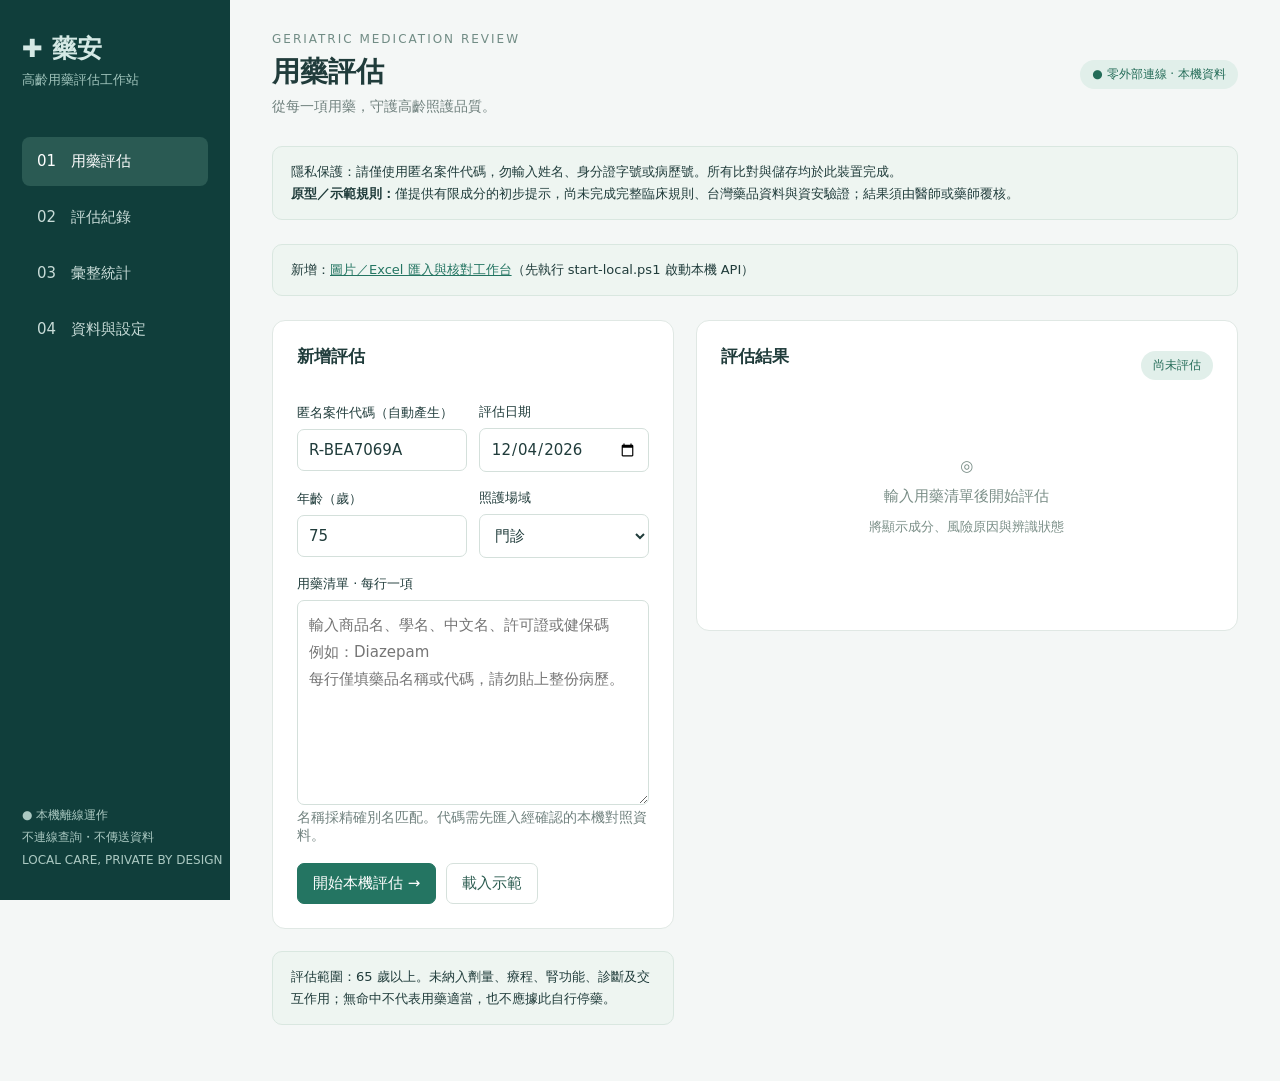
<file: index.html>
<!doctype html>
<html lang="zh-Hant"><head><meta charset="utf-8"><meta name="viewport" content="width=device-width,initial-scale=1"><meta http-equiv="Content-Security-Policy" content="default-src 'none'; script-src 'unsafe-inline'; style-src 'unsafe-inline'; connect-src 'none'; img-src data:; base-uri 'none'; form-action 'none'"><title>藥安・高齡用藥評估</title>
<style>
:root{font-family:system-ui,'Microsoft JhengHei',sans-serif;color:#203c3b;background:#f4f7f6;font-size:15px}*{box-sizing:border-box}body{margin:0}aside{position:fixed;width:230px;height:100vh;background:#103e3b;color:#d5e9e5;padding:32px 22px}h1{font-size:25px;margin:0 0 5px}aside small{color:#9fc3bb}nav{margin-top:48px}nav button{display:block;width:100%;text-align:left;background:transparent;color:#c7dbd7;border:0;padding:15px;margin:7px 0;border-radius:8px;font-size:15px}nav button.active{background:#2a5a53;color:white}aside footer{position:absolute;bottom:28px;font-size:12px;line-height:1.9;color:#abc9c2}main{margin-left:230px;padding:32px 42px;max-width:1580px}header{display:flex;justify-content:space-between;align-items:center;margin-bottom:30px}.eyebrow{font-size:12px;color:#718c85;letter-spacing:2px}h2{font-size:28px;margin:7px 0}p{line-height:1.7}.sub{color:#71827f;font-size:14px}.pill{display:inline-block;border-radius:20px;padding:6px 12px;font-size:12px;background:#e1efea;color:#246c58}.notice{padding:14px 18px;border:1px solid #d9e7e0;background:#eef5f1;border-radius:10px;font-size:13px;line-height:1.7;margin-bottom:24px}.grid{display:grid;grid-template-columns:1fr 1.35fr;gap:22px}.card{background:white;border:1px solid #e0e8e4;border-radius:13px;padding:24px;margin-bottom:22px}h3{margin:0 0 18px;font-size:17px}label{display:block;font-size:13px;margin:17px 0 7px}input,textarea,select{width:100%;border:1px solid #d4e0db;border-radius:7px;background:#fff;padding:11px;font:inherit;color:inherit}textarea{min-height:205px;resize:vertical;line-height:1.8}button{cursor:pointer;font:inherit;border:1px solid #d6e1dc;border-radius:7px;padding:10px 15px;background:white;color:#2c5c50}button.primary{background:#247562;color:white;border-color:#247562}button:hover{filter:brightness(.96)}.row{display:flex;gap:12px;align-items:center}.row>*{flex:1}.actions{display:flex;gap:10px;margin-top:18px;flex-wrap:wrap}.stats{display:grid;grid-template-columns:repeat(3,1fr);gap:16px;margin-bottom:22px}.stat{background:white;border:1px solid #e0e8e4;border-radius:10px;padding:18px}.stat b{display:block;font-size:30px;margin:7px 0}.stat span{font-size:12px;color:#768984}.result{border-top:1px solid #e8eeeb;padding:17px 0}.result:first-child{border:0}.result h4{margin:0 0 8px}.result p{font-size:13px;margin:6px 0}.warn{background:#fff1dc;color:#996024}.unknown{background:#f1edf8;color:#765394}.muted{color:#788b85}.empty{text-align:center;color:#7a8e87;padding:65px 20px;line-height:2}.section{display:none}.section.active{display:block}table{width:100%;border-collapse:collapse;font-size:13px}th,td{text-align:left;border-bottom:1px solid #e5ece8;padding:14px 9px;vertical-align:top}th{color:#7b8d87;font-weight:500}a{color:#247562}.bar{height:12px;background:#e9f1ed;border-radius:8px;overflow:hidden;margin:8px 0 20px}.bar i{display:block;height:100%;background:#438a76}.toast{position:fixed;bottom:25px;right:28px;background:#163e35;color:#fff;padding:15px 22px;border-radius:8px;display:none}details{font-size:13px;line-height:1.8;margin-top:12px}code{word-break:break-all}#rulesText{min-height:240px;font-family:monospace;font-size:12px}@media(max-width:950px){aside{position:static;width:auto;height:auto;padding:20px}aside footer{display:none}nav{display:flex;margin:15px 0 0}nav button{text-align:center;font-size:13px;padding:10px}main{margin:0;padding:22px}.grid{grid-template-columns:1fr}.stats{gap:8px}header .pill{display:none}.card{overflow:auto}}
</style></head><body>
<aside><h1>✚ 藥安</h1><small>高齡用藥評估工作站</small><nav><button class="active" data-page="assess">01　用藥評估</button><button data-page="records">02　評估紀錄</button><button data-page="report">03　彙整統計</button><button data-page="settings">04　資料與設定</button></nav><footer>● 本機離線運作<br>不連線查詢・不傳送資料<br>LOCAL CARE, PRIVATE BY DESIGN</footer></aside>
<main><header><div><div class="eyebrow">GERIATRIC MEDICATION REVIEW</div><h2 id="title">用藥評估</h2><div class="sub">從每一項用藥，守護高齡照護品質。</div></div><span class="pill">● 零外部連線 · 本機資料</span></header>
<div class="notice">隱私保護：請僅使用匿名案件代碼，勿輸入姓名、身分證字號或病歷號。所有比對與儲存均於此裝置完成。<br><strong>原型／示範規則：</strong>僅提供有限成分的初步提示，尚未完成完整臨床規則、台灣藥品資料與資安驗證；結果須由醫師或藥師覆核。</div>
<div class="notice">新增：<a href="http://127.0.0.1:18743/" target="_blank" rel="noreferrer">圖片／Excel 匯入與核對工作台</a>（先執行 start-local.ps1 啟動本機 API）</div><section id="assess" class="section active"><div class="grid"><div><div class="card"><h3>新增評估</h3><div class="row"><div><label>匿名案件代碼（自動產生）</label><input id="caseId" readonly></div><div><label>評估日期</label><input id="date" type="date"></div></div><div class="row"><div><label>年齡（歲）</label><input id="age" type="number" min="65" max="120" value="75"></div><div><label>照護場域</label><select id="setting"><option>門診</option><option>住院</option><option>長照機構</option><option>居家照護</option></select></div></div><label>用藥清單 · 每行一項</label><textarea id="meds" placeholder="輸入商品名、學名、中文名、許可證或健保碼&#10;例如：Diazepam&#10;每行僅填藥品名稱或代碼，請勿貼上整份病歷。"></textarea><div class="sub">名稱採精確別名匹配。代碼需先匯入經確認的本機對照資料。</div><div class="actions"><button class="primary" id="evaluate">開始本機評估 →</button><button id="example">載入示範</button></div></div><div class="notice">評估範圍：65 歲以上。未納入劑量、療程、腎功能、診斷及交互作用；無命中不代表用藥適當，也不應據此自行停藥。</div></div><div><div class="card"><div class="row"><h3>評估結果</h3><span id="resultBadge" class="pill" style="flex:0 0 auto">尚未評估</span></div><div id="results" class="empty">◎<br>輸入用藥清單後開始評估<br><small>將顯示成分、風險原因與辨識狀態</small></div><div id="savePanel" hidden><label>藥師／醫師覆核狀態</label><select id="review"><option>待覆核</option><option>已覆核－待追蹤</option><option>已覆核－完成</option></select><div class="actions"><button class="primary" id="save">儲存本次評估</button></div><p class="sub">儲存評估當時的規則版本與結果快照，供後續追溯。</p></div></div></div></div></section>
<section id="records" class="section"><div class="card"><div class="row"><h3>評估紀錄</h3><button id="exportRecords">匯出匿名紀錄 CSV</button></div><p class="sub">保留於此瀏覽器的本機儲存空間。更換瀏覽器或清除網站資料會使紀錄遺失，請定期備份。</p><div id="recordTable"></div></div></section>
<section id="report" class="section"><div class="card"><h3>評鑑統計</h3><div class="row"><div><label>開始日期</label><input type="date" id="from"></div><div><label>結束日期</label><input type="date" id="to"></div><div><label>用藥類別</label><select id="category"><option value="">全部類別</option></select></div></div><div class="actions"><button id="filter" class="primary">套用條件</button><button id="exportReport">匯出統計 CSV</button></div></div><div id="reportContent"></div></section>
<section id="settings" class="section"><div class="card"><h3>本機藥品與規則資料</h3><p>目前版本：<strong id="version"></strong>。內建為少量流程示範，不能視為完整 Beers 清單。</p><p class="sub">藥品可含多成分（ingredients 陣列）；以 aliases 建立商品名、中文名、許可證字號及健保碼對照。多筆命中將要求人工釐清。正式使用前請由機構藥師確認資料來源、版本、使用授權及規則內容。</p><label>匯入／編輯 JSON（僅藥品與規則，不含案件）</label><textarea id="rulesText" spellcheck="false"></textarea><div class="actions"><button id="applyRules" class="primary">驗證並套用本機資料</button><button id="downloadRules">匯出規則 JSON</button></div><details><summary>資料格式與評估邏輯</summary>version 為版本字串；drugs 每項含 name、aliases 字串陣列及 ingredients 成分陣列；rules 每項含 ingredient、category、reason、source。比對忽略大小寫、空白與全形英數差異，其餘採精確匹配。命中僅表示需覆核，未涵蓋條件式與例外規則。</details></div><div class="card"><h3>資料備份與隱私邊界</h3><p>此原型沒有雲端服務、外部字型、分析追蹤或線上藥品查詢；網路請求由頁面安全政策封鎖。本機儲存尚未加密，不適合存放可識別個資。</p><div class="actions"><button id="backup">下載本機備份 JSON</button><label style="margin:0"><input id="restore" type="file" accept="application/json" style="max-width:240px" aria-label="還原本機備份"></label></div><p class="sub">備份檔包含匿名案件及用藥資料，仍應依機構規範保管。正式部署建議採院內伺服器或加密本機資料庫，加入權限、稽核、備份與保存期限管理。</p><h3 style="margin-top:28px">參考來源（點擊才會開啟外部網站）</h3><p><a href="https://pmc.ncbi.nlm.nih.gov/articles/PMC12478568/" target="_blank" rel="noreferrer">AGS 2023 Beers Criteria 原始文獻</a>　·　<a href="https://www.nhi.gov.tw/ch/lp-2466-1.html" target="_blank" rel="noreferrer">健保署用藥品項資料</a></p></div></section>
</main><div id="toast" class="toast" role="status"></div>
<script>
const $=id=>document.getElementById(id), esc=s=>String(s??'').replace(/[&<>"']/g,c=>({'&':'&amp;','<':'&lt;','>':'&gt;','"':'&quot;',"'":'&#39;'}[c])),norm=s=>s.normalize('NFKC').toLowerCase().replace(/\s/g,'');
const initial={version:'DEMO-2026-10-18 / AGS 2023 部分提示',drugs:[{name:'Diazepam',aliases:['diazepam','Valium'],ingredients:['diazepam']},{name:'Diphenhydramine（口服）',aliases:['diphenhydramine'],ingredients:['diphenhydramine']},{name:'Zolpidem',aliases:['zolpidem','Stilnox'],ingredients:['zolpidem']},{name:'Metformin',aliases:['metformin'],ingredients:['metformin']}],rules:[{ingredient:'diazepam',category:'苯二氮平類',reason:'高齡者對此類藥物較敏感，可能增加認知障礙、譫妄、跌倒與骨折風險。部分適應症有例外，須由臨床人員判斷。',source:'AGS Beers 2023，Table 2；示範摘要'},{ingredient:'diphenhydramine',category:'第一代抗組織胺',reason:'口服製劑具強抗膽鹼作用，可能引起混亂、口乾與便秘；急性嚴重過敏反應等情境須個別評估。',source:'AGS Beers 2023，Table 2；示範摘要'},{ingredient:'zolpidem',category:'非苯二氮平類安眠藥',reason:'可能增加譫妄、跌倒、骨折及急診／住院風險，睡眠改善效益有限，需評估替代處置。',source:'AGS Beers 2023，Table 2；示範摘要'}]};
let db,records,current=null,reportRows=[];try{db=JSON.parse(localStorage.getItem('ya-db'))||initial;records=JSON.parse(localStorage.getItem('ya-records'))||[]}catch{db=initial;records=[];alert('本機資料無法讀取，請由備份還原。')}
function toast(s){$('toast').textContent=s;$('toast').style.display='block';setTimeout(()=>$('toast').style.display='none',3500)}
function persist(k,v){try{localStorage.setItem(k,JSON.stringify(v));return true}catch{toast('儲存失敗：瀏覽器空間不足或禁止本機儲存。');return false}}
function today(){let d=new Date();return `${d.getFullYear()}-${String(d.getMonth()+1).padStart(2,'0')}-${String(d.getDate()).padStart(2,'0')}`}
function newCase(){$('caseId').value='R-'+crypto.randomUUID().slice(0,8).toUpperCase();$('date').value=today()}
function invalidate(){current=null;$('savePanel').hidden=true;$('results').className='empty';$('results').textContent='內容已變更，請重新評估。';$('resultBadge').textContent='待重新評估'}
['meds','age','date','setting'].forEach(id=>$(id).addEventListener('input',invalidate));
document.querySelectorAll('nav button').forEach(b=>b.onclick=()=>{document.querySelectorAll('nav button,.section').forEach(x=>x.classList.remove('active'));b.classList.add('active');$(b.dataset.page).classList.add('active');$('title').textContent=b.textContent.trim().slice(3).trim();renderRecords();renderReport()});
$('example').onclick=()=>{$('meds').value='Diazepam\nStilnox\nMetformin\n待確認藥品';invalidate()};
$('evaluate').onclick=()=>{const age=Number($('age').value),lines=$('meds').value.split(/\n/).map(x=>x.trim()).filter(Boolean);if(!Number.isInteger(age)||age<65||age>120||!/^\d{4}-\d{2}-\d{2}$/.test($('date').value)||!lines.length)return toast('請填寫有效日期、65–120 歲整數年齡及用藥。');if(lines.length>100||lines.some(x=>x.length>120))return toast('每次最多 100 項，每項最多 120 字；請勿貼入病歷。');if(lines.some(x=>/[A-Z][12]\d{8}/i.test(x)||/(姓名|身分證|身份證|病歷號)/.test(x)))return toast('偵測到可能個資，請移除後再評估。');const items=[...new Set(lines.map(norm))].map(key=>{const raw=lines.find(x=>norm(x)===key),matches=db.drugs.filter(d=>[d.name,...d.aliases].some(a=>norm(a)===key));if(matches.length!==1)return {raw,name:'',status:matches.length?'多筆匹配，待確認':'無法辨識，待確認',hits:[]};const d=matches[0],hits=db.rules.filter(r=>d.ingredients.some(i=>norm(i)===norm(r.ingredient)));return {raw,name:d.name,status:hits.length?'潛在不適當用藥':'未命中目前規則',hits}});current={id:crypto.randomUUID(),caseId:$('caseId').value,date:$('date').value,age,setting:$('setting').value,version:db.version,items};$('resultBadge').textContent=items.filter(i=>i.hits.length).length+' 項風險提示';$('results').className='';$('results').innerHTML=items.map(i=>`<div class="result"><h4>${esc(i.raw)} ${i.name?'<small class="muted">→ '+esc(i.name)+'</small>':''}</h4><span class="pill ${i.hits.length?'warn':!i.name?'unknown':''}">${esc(i.status)}</span>${i.hits.map(h=>`<p><strong>${esc(h.category)}</strong> · ${esc(h.reason)}</p><p class="muted">${esc(h.source)}</p>`).join('')}${!i.hits.length?'<p class="muted">'+(i.name?'僅表示未命中有限規則，仍須臨床覆核。':'請確認成分或補充本機藥品對照，不能判定風險。')+'</p>':''}</div>`).join('');$('savePanel').hidden=false};
$('save').onclick=()=>{if(!current)return;const next=[{...current,review:$('review').value,savedAt:new Date().toISOString()},...records];if(persist('ya-records',next)){records=next;invalidate();newCase();toast('已儲存於本機，可至評估紀錄查看。')}};
function renderRecords(){$('recordTable').innerHTML=records.length?'<table><thead><tr><th>日期／案件</th><th>年齡／場域</th><th>用藥／提示／待確認</th><th>覆核</th><th>明細</th></tr></thead><tbody>'+records.map(r=>`<tr><td>${esc(r.date)}<br>${esc(r.caseId)}</td><td>${r.age} 歲<br>${esc(r.setting)}</td><td>${r.items.length}／${r.items.filter(i=>i.hits.length).length}／${r.items.filter(i=>!i.name).length}</td><td><select data-id="${esc(r.id)}">${['待覆核','已覆核－待追蹤','已覆核－完成'].map(v=>`<option ${v===r.review?'selected':''}>${v}</option>`).join('')}</select></td><td><details><summary>查看快照</summary>${esc(r.version)}${r.items.map(i=>`<p>${esc(i.raw)}：${esc(i.status)}${i.hits.map(h=>'<br>'+esc(h.category)+'：'+esc(h.reason)).join('')}</p>`).join('')}</details></td></tr>`).join('')+'</tbody></table>':'<div class="empty">尚無紀錄，完成評估後即可儲存。</div>';document.querySelectorAll('[data-id]').forEach(el=>el.onchange=()=>{const next=records.map(r=>r.id===el.dataset.id?{...r,review:el.value,reviewedAt:new Date().toISOString()}:r);if(persist('ya-records',next))records=next;else renderRecords()})}
function renderReport(){const f=$('from').value,t=$('to').value,c=$('category').value;if(f&&t&&f>t){toast('開始日期不可晚於結束日期。');return}const base=records.filter(r=>(!f||r.date>=f)&&(!t||r.date<=t));const selected=c?base.filter(r=>r.items.some(i=>i.hits.some(h=>h.category===c))):base;const hits=selected.filter(r=>r.items.some(i=>i.hits.some(h=>!c||h.category===c))).length,counts={};selected.forEach(r=>r.items.forEach(i=>{new Set(i.hits.filter(h=>!c||h.category===c).map(h=>h.category)).forEach(k=>counts[k]=(counts[k]||0)+1)}));reportRows=[['指標','數值'],['符合條件評估件數',selected.length],['至少一項風險提示案件數',hits],['提示案件比例',selected.length?(hits/selected.length*100).toFixed(1)+'%':'無資料'],['含待確認藥品案件數',selected.filter(r=>r.items.some(i=>!i.name)).length],...Object.entries(counts)];$('reportContent').innerHTML=`<div class="stats"><div class="stat"><span>符合條件評估</span><b>${selected.length}</b><span>件 · 同案重評各計一次</span></div><div class="stat"><span>含風險提示案件</span><b>${hits}</b><span>件 · 非確診不適當用藥</span></div><div class="stat"><span>提示案件比例</span><b>${selected.length?(hits/selected.length*100).toFixed(1)+'%':'—'}</b><span>分母為符合條件評估件數</span></div></div><div class="card"><h3>各類別提示品項次數</h3><p class="sub">每筆評估的每項藥品，在同一類別計一次；跨類別可重複計數。選類別時，案件分母限含該類提示之案件。示範規則不宜用於正式評鑑。</p>${Object.entries(counts).map(([k,v])=>`${esc(k)} <strong style="float:right">${v} 項次</strong><div class="bar"><i style="width:${v/Math.max(...Object.values(counts))*100}%"></i></div>`).join('')||'<div class="empty">此區間尚無符合條件的提示。</div>'}</div>`}
$('filter').onclick=renderReport;
function download(name,text,type){const a=document.createElement('a'),url=URL.createObjectURL(new Blob([text],{type}));a.href=url;a.download=name;a.click();setTimeout(()=>URL.revokeObjectURL(url),1000)}
function csv(name,rows){download(name,'\ufeff'+rows.map(r=>r.map(v=>'"'+String(v??'').replace(/^[=+@\-\t\r]/,"'$&").replace(/"/g,'""')+'"').join(',')).join('\r\n'),'text/csv;charset=utf-8')}
$('exportRecords').onclick=()=>csv('匿名評估紀錄.csv',[['案件代碼','評估日期','年齡','場域','原始藥品','辨識成分','狀態','類別','原因','規則版本','覆核狀態'],...records.flatMap(r=>r.items.map(i=>[r.caseId,r.date,r.age,r.setting,i.raw,i.name,i.status,i.hits.map(h=>h.category).join('；'),i.hits.map(h=>h.reason).join('；'),r.version,r.review]))]);$('exportReport').onclick=()=>{renderReport();csv('評估統計.csv',[['開始日期',$('from').value||'不限'],['結束日期',$('to').value||'不限'],['類別',$('category').value||'全部'],...reportRows])};
function validate(d){if(!d||typeof d.version!=='string'||!d.version.trim()||!Array.isArray(d.drugs)||!Array.isArray(d.rules))throw Error('缺少 version、drugs 或 rules');if(!d.drugs.every(x=>typeof x.name==='string'&&Array.isArray(x.aliases)&&x.aliases.every(a=>typeof a==='string')&&Array.isArray(x.ingredients)&&x.ingredients.length&&x.ingredients.every(a=>typeof a==='string')))throw Error('藥品格式錯誤');if(!d.rules.every(x=>['ingredient','category','reason','source'].every(k=>typeof x[k]==='string'&&x[k].trim())))throw Error('規則格式錯誤');return d}
function refreshRules(){$('version').textContent=db.version;$('rulesText').value=JSON.stringify(db,null,2);const cats=[...new Set([...db.rules.map(r=>r.category),...records.flatMap(r=>r.items.flatMap(i=>i.hits.map(h=>h.category)))])];$('category').innerHTML='<option value="">全部類別</option>'+cats.map(c=>`<option>${esc(c)}</option>`).join('')}
$('applyRules').onclick=()=>{try{const next=validate(JSON.parse($('rulesText').value));if(persist('ya-db',next)){db=next;refreshRules();invalidate();toast('已套用本機資料；既有評估快照保留原版本。')}}catch(e){toast('資料無法套用：'+e.message)}};$('downloadRules').onclick=()=>download('藥品規則.json',JSON.stringify(db,null,2),'application/json');$('backup').onclick=()=>download('藥安本機備份.json',JSON.stringify({format:1,db,records},null,2),'application/json');
$('restore').onchange=async e=>{try{const file=e.target.files[0];if(!file)return;if(file.size>10000000)throw Error('檔案超過 10 MB');const b=JSON.parse(await file.text());validate(b.db);if(b.format!==1||!Array.isArray(b.records)||!b.records.every(r=>typeof r.id==='string'&&typeof r.caseId==='string'&&/^\d{4}-\d{2}-\d{2}$/.test(r.date)&&Number.isInteger(r.age)&&r.age>=65&&typeof r.version==='string'&&typeof r.review==='string'&&Array.isArray(r.items)&&r.items.every(i=>typeof i.raw==='string'&&typeof i.name==='string'&&typeof i.status==='string'&&Array.isArray(i.hits)&&i.hits.every(h=>['category','reason','source'].every(k=>typeof h[k]==='string')))))throw Error('備份格式錯誤');if(!confirm('將以備份取代此瀏覽器的紀錄與規則。繼續？'))return;const oldDb=localStorage.getItem('ya-db');if(!persist('ya-db',b.db))return;if(!persist('ya-records',b.records)){if(oldDb!==null)localStorage.setItem('ya-db',oldDb);else localStorage.removeItem('ya-db');return}db=b.db;records=b.records;refreshRules();invalidate();renderRecords();renderReport();toast('本機備份已還原')}catch(err){toast('還原失敗：'+err.message)}finally{e.target.value=''}};
newCase();refreshRules();renderRecords();renderReport();
</script></body></html>
</file>
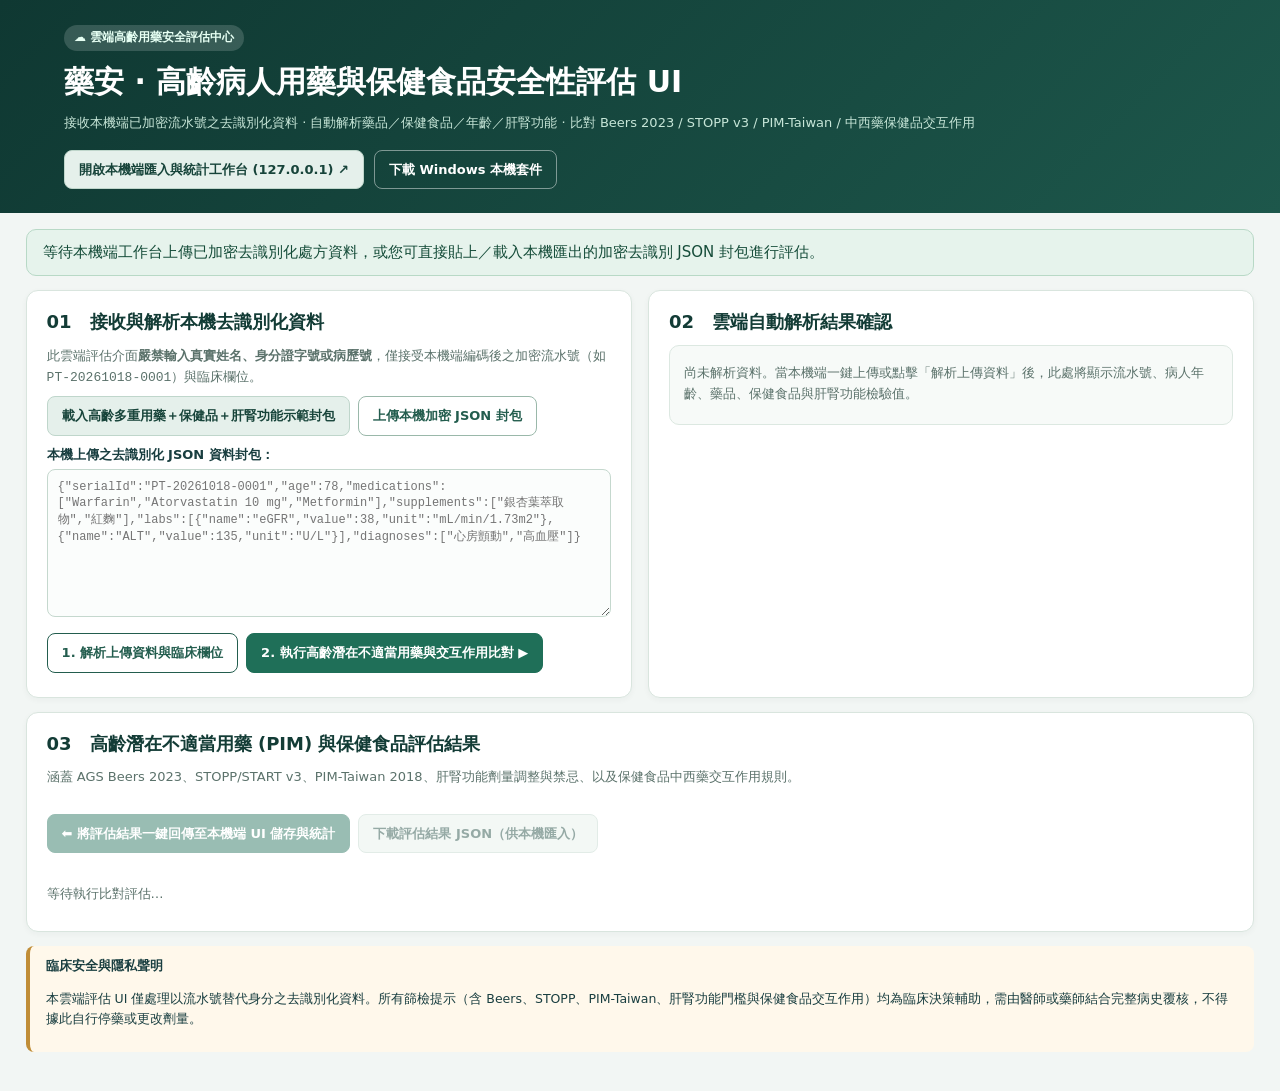
<file: cloud-ui/index.html>
<!doctype html>
<html lang="zh-Hant">
<head>
  <meta charset="utf-8">
  <meta name="viewport" content="width=device-width,initial-scale=1">
  <meta http-equiv="Content-Security-Policy" content="default-src 'none'; script-src 'self'; style-src 'self' 'unsafe-inline'; connect-src 'self' https://samlord7app-ops.github.io; form-action 'none'; base-uri 'none'; frame-ancestors 'self' http://127.0.0.1:18743 https://samlord7app-ops.github.io">
  <meta name="referrer" content="no-referrer">
  <title>藥安｜雲端高齡病人用藥安全評估 UI</title>
  <link rel="stylesheet" href="style.css">
  <script defer src="cloud-app.js"></script>
</head>
<body>
  <header class="cloud-header">
    <div class="brand-wrap">
      <span class="badge-cloud">☁ 雲端高齡用藥安全評估中心</span>
      <h1>藥安 · 高齡病人用藥與保健食品安全性評估 UI</h1>
      <p class="subtitle">接收本機端已加密流水號之去識別化資料 · 自動解析藥品／保健食品／年齡／肝腎功能 · 比對 Beers 2023 / STOPP v3 / PIM-Taiwan / 中西藥保健品交互作用</p>
    </div>
    <div class="header-actions">
      <a class="button secondary" href="http://127.0.0.1:18743/" target="_blank" rel="noopener noreferrer">開啟本機端匯入與統計工作台 (127.0.0.1) ↗</a>
      <a class="button outline" href="https://github.com/samlord7app-ops/elder-medication-review/releases/latest" target="_blank" rel="noopener noreferrer">下載 Windows 本機套件</a>
    </div>
  </header>

  <main>
    <div id="cloud-banner" class="banner" role="status">
      等待本機端工作台上傳已加密去識別化處方資料，或您可直接貼上／載入本機匯出的加密去識別 JSON 封包進行評估。
    </div>

    <div class="cloud-grid">
      <section class="card">
        <h2>01　接收與解析本機去識別化資料</h2>
        <p class="note">此雲端評估介面<strong>嚴禁輸入真實姓名、身分證字號或病歷號</strong>，僅接受本機端編碼後之加密流水號（如 <code>PT-20261018-0001</code>）與臨床欄位。</p>
        <div class="toolbar">
          <button id="cloud-load-demo" type="button" class="button secondary">載入高齡多重用藥＋保健品＋肝腎功能示範封包</button>
          <label class="button outline file-btn">
            上傳本機加密 JSON 封包
            <input id="cloud-file-input" type="file" accept=".json,application/json" hidden>
          </label>
        </div>
        <label for="cloud-json-input" class="field-label">本機上傳之去識別化 JSON 資料封包：</label>
        <textarea id="cloud-json-input" rows="9" placeholder='{"serialId":"PT-20261018-0001","age":78,"medications":["Warfarin","Atorvastatin 10 mg","Metformin"],"supplements":["銀杏葉萃取物","紅麴"],"labs":[{"name":"eGFR","value":38,"unit":"mL/min/1.73m2"},{"name":"ALT","value":135,"unit":"U/L"}],"diagnoses":["心房顫動","高血壓"]}'></textarea>
        <div class="toolbar">
          <button id="cloud-parse-btn" type="button" class="button">1. 解析上傳資料與臨床欄位</button>
          <button id="cloud-eval-btn" type="button" class="button primary">2. 執行高齡潛在不適當用藥與交互作用比對 ▶</button>
        </div>
      </section>

      <section class="card">
        <h2>02　雲端自動解析結果確認</h2>
        <div id="parsed-summary" class="parsed-box">
          <p class="muted">尚未解析資料。當本機端一鍵上傳或點擊「解析上傳資料」後，此處將顯示流水號、病人年齡、藥品、保健食品與肝腎功能檢驗值。</p>
        </div>
      </section>
    </div>

    <section class="card" id="cloud-result-section">
      <div class="section-head">
        <div>
          <h2>03　高齡潛在不適當用藥 (PIM) 與保健食品評估結果</h2>
          <p class="note">涵蓋 AGS Beers 2023、STOPP/START v3、PIM-Taiwan 2018、肝腎功能劑量調整與禁忌、以及保健食品中西藥交互作用規則。</p>
        </div>
        <div class="toolbar">
          <button id="cloud-return-btn" type="button" class="button primary" disabled>⬅ 將評估結果一鍵回傳至本機端 UI 儲存與統計</button>
          <button id="cloud-download-btn" type="button" class="button secondary" disabled>下載評估結果 JSON（供本機匯入）</button>
        </div>
      </div>

      <div id="cloud-eval-summary" class="eval-kpis" hidden></div>
      <div id="cloud-eval-results" class="results-container">
        <p class="muted">等待執行比對評估…</p>
      </div>
      <div id="cloud-analysis-wrap" class="table-scroll"></div>
    </section>

    <aside class="clinical-disclaimer">
      <strong>臨床安全與隱私聲明</strong>
      <p>本雲端評估 UI 僅處理以流水號替代身分之去識別化資料。所有篩檢提示（含 Beers、STOPP、PIM-Taiwan、肝腎功能門檻與保健食品交互作用）均為臨床決策輔助，需由醫師或藥師結合完整病史覆核，不得據此自行停藥或更改劑量。</p>
    </aside>
  </main>
</body>
</html>
</file>
<file: cloud-ui/style.css>
:root {
  font-family: system-ui, "Microsoft JhengHei", sans-serif;
  color: #193e40;
  background: #f2f6f4;
  line-height: 1.65;
  font-size: 15px;
}
* { box-sizing: border-box; }
body { margin: 0; }
.cloud-header {
  background: linear-gradient(135deg, #0f3832 0%, #1d574b 100%);
  color: #fff;
  padding: 24px 5%;
  display: flex;
  justify-content: space-between;
  align-items: center;
  flex-wrap: wrap;
  gap: 16px;
}
.brand-wrap h1 {
  margin: 6px 0;
  font-size: clamp(22px, 3vw, 30px);
}
.subtitle {
  margin: 0;
  color: #c7e6d8;
  font-size: 13px;
}
.badge-cloud {
  display: inline-block;
  background: rgba(255, 255, 255, 0.16);
  color: #e6fff3;
  padding: 3px 10px;
  border-radius: 999px;
  font-size: 12px;
  font-weight: 600;
}
.header-actions {
  display: flex;
  gap: 10px;
  flex-wrap: wrap;
}
main {
  max-width: 1760px;
  margin: 16px auto;
  padding: 0 2% 24px;
}
.banner {
  background: #e6f3ec;
  border: 1px solid #b8d9c6;
  color: #154c39;
  padding: 10px 16px;
  border-radius: 10px;
  margin-bottom: 14px;
  font-weight: 500;
}
.banner.error {
  background: #fff0ea;
  border-color: #e09b89;
  color: #8d2c16;
}
.cloud-grid {
  display: grid;
  grid-template-columns: 1fr 1fr;
  gap: 16px;
}
@media (max-width: 960px) {
  .cloud-grid { grid-template-columns: 1fr; }
}
.card {
  background: #fff;
  border: 1px solid #d9e5de;
  border-radius: 12px;
  padding: 16px 20px;
  margin-bottom: 14px;
  box-shadow: 0 2px 6px rgba(15, 56, 50, 0.04);
}
h2 {
  font-size: 18px;
  margin: 0 0 8px;
  color: #133c36;
}
.note, .muted {
  font-size: 13px;
  color: #5b726b;
  margin: 4px 0 8px;
}
.field-label {
  display: block;
  font-size: 13px;
  font-weight: 600;
  margin: 8px 0 4px;
}
textarea {
  width: 100%;
  font-family: ui-monospace, SFMono-Regular, Consolas, monospace;
  font-size: 12px;
  padding: 10px;
  border: 1px solid #c5d8ce;
  border-radius: 8px;
  background: #fbfdfc;
  color: #1a3c34;
}
.toolbar {
  display: flex;
  gap: 8px;
  flex-wrap: wrap;
  margin: 8px 0;
}
.button {
  font: inherit;
  font-size: 13px;
  font-weight: 600;
  padding: 8px 14px;
  border-radius: 8px;
  border: 1px solid #235d4e;
  background: #fff;
  color: #235d4e;
  cursor: pointer;
  text-decoration: none;
  display: inline-flex;
  align-items: center;
  gap: 6px;
}
.button.primary {
  background: #1f6f58;
  border-color: #1f6f58;
  color: #fff;
}
.button.secondary {
  background: #e5f0eb;
  border-color: #bfd6cb;
  color: #17443a;
}
.button.outline {
  background: transparent;
  border-color: rgba(255,255,255,0.45);
  color: inherit;
}
.card .button.outline {
  border-color: #9ab8aa;
  color: #235d4e;
}
.button:disabled {
  opacity: 0.45;
  cursor: not-allowed;
}
.parsed-box {
  background: #f7faf8;
  border: 1px solid #dce8e1;
  border-radius: 10px;
  padding: 12px 14px;
}
.parsed-grid {
  display: grid;
  grid-template-columns: repeat(auto-fit, minmax(150px, 1fr));
  gap: 10px;
  margin-bottom: 10px;
}
.kv-card {
  background: #fff;
  border: 1px solid #dfeae3;
  border-radius: 8px;
  padding: 8px 10px;
}
.kv-card small {
  display: block;
  font-size: 11.5px;
  color: #627b73;
}
.kv-card strong {
  font-size: 14.5px;
  color: #123c35;
}
.tag-list {
  display: flex;
  flex-wrap: wrap;
  gap: 6px;
  margin: 4px 0 8px;
}
.pill {
  display: inline-block;
  padding: 2px 9px;
  border-radius: 999px;
  font-size: 12px;
  background: #e3f0ea;
  color: #16493d;
  border: 1px solid #c4ddd1;
}
.pill.supp {
  background: #fff4df;
  color: #7c4d0f;
  border-color: #edd29f;
}
.pill.lab {
  background: #e8eef9;
  color: #1e4273;
  border-color: #c5d5f0;
}
.pill.risk {
  background: #fdebe7;
  color: #962912;
  border-color: #f3c1b6;
}
.section-head {
  display: flex;
  justify-content: space-between;
  align-items: flex-start;
  flex-wrap: wrap;
  gap: 10px;
  margin-bottom: 10px;
}
.eval-kpis {
  display: grid;
  grid-template-columns: repeat(auto-fit, minmax(160px, 1fr));
  gap: 10px;
  margin-bottom: 12px;
}
.table-scroll {
  overflow: visible;
  width: 100%;
  margin-top: 10px;
}
table {
  width: 100%;
  table-layout: fixed;
  border-collapse: collapse;
  font-size: 12.5px;
}
th, td {
  border: 1px solid #dce7e0;
  padding: 8px 10px;
  text-align: left;
  vertical-align: top;
  white-space: normal;
  word-break: break-word;
}
th:nth-child(1), td:nth-child(1) { width: 16%; }
th:nth-child(2), td:nth-child(2) { width: 18%; }
th:nth-child(3), td:nth-child(3) { width: 12%; }
th:nth-child(4), td:nth-child(4) { width: 24%; }
th:nth-child(5), td:nth-child(5) { width: 30%; }
th {
  background: #eef5f1;
  color: #163f38;
  font-weight: 600;
}
.clinical-disclaimer {
  border-left: 4px solid #c08d37;
  padding: 10px 16px;
  background: #fff8eb;
  border-radius: 8px;
  font-size: 12.5px;
}
</file>
